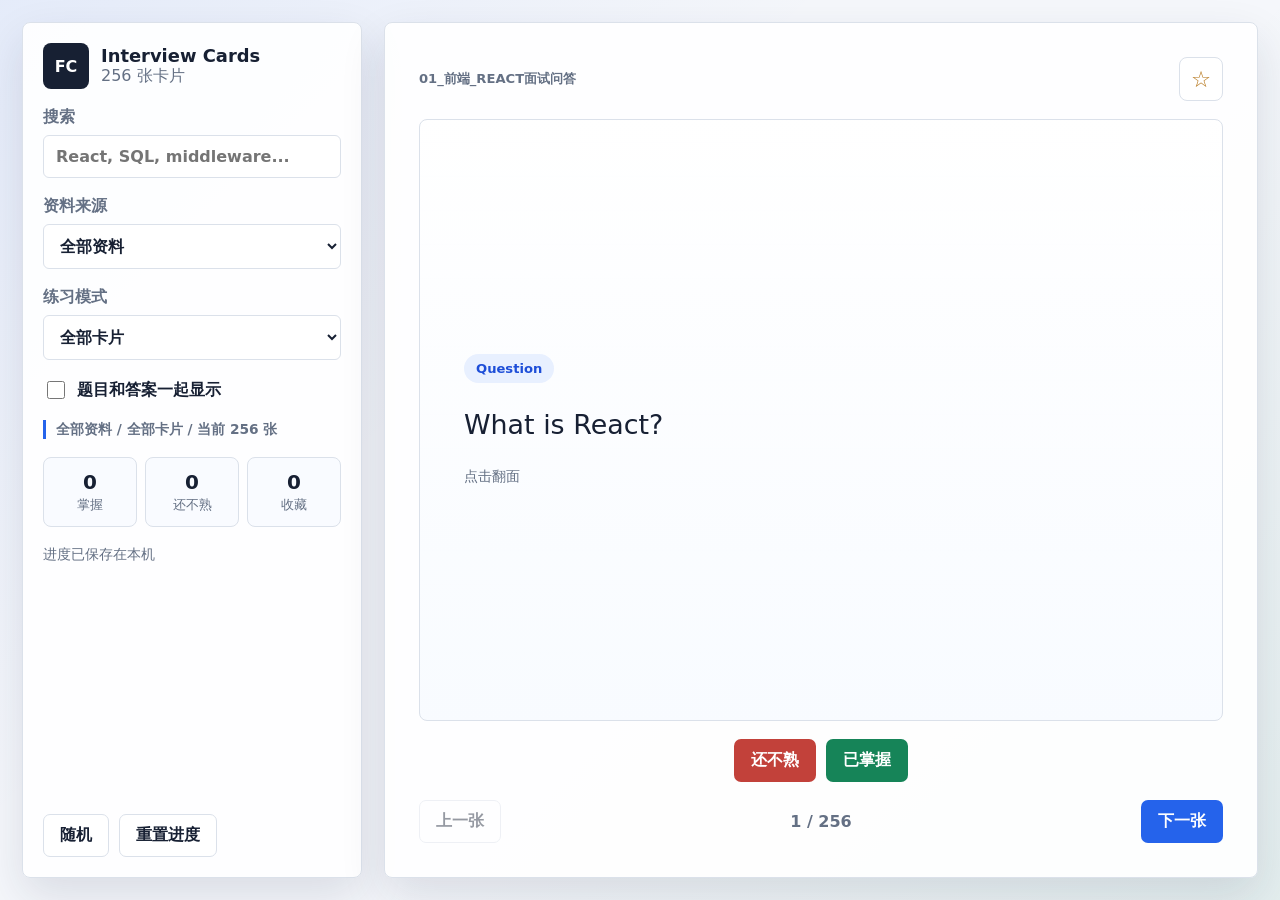
<file: index.html>
<!doctype html>
<html lang="zh-CN">
  <head>
    <meta charset="utf-8" />
    <meta name="viewport" content="width=device-width, initial-scale=1" />
    <meta http-equiv="refresh" content="0; url=./flashcards/" />
    <title>Interview Flashcards</title>
    <link rel="canonical" href="./flashcards/" />
    <style>
      body {
        margin: 0;
        min-height: 100vh;
        display: grid;
        place-items: center;
        font-family: system-ui, -apple-system, BlinkMacSystemFont, "Segoe UI", sans-serif;
        color: #111827;
        background: #f8fafc;
      }

      a {
        color: #2563eb;
      }
    </style>
  </head>
  <body>
    <main>
      <p>Opening <a href="./flashcards/">Interview Flashcards</a>...</p>
    </main>
    <script>
      window.location.replace("./flashcards/");
    </script>
  </body>
</html>
</file>
<file: flashcards/styles.css>
:root {
  color-scheme: light;
  --bg: #f5f7fb;
  --panel: #ffffff;
  --text: #172033;
  --muted: #647084;
  --line: #dbe1ea;
  --blue: #2563eb;
  --blue-dark: #1d4ed8;
  --green: #168458;
  --red: #c2413a;
  --amber: #b7791f;
  --shadow: 0 18px 45px rgba(26, 37, 62, 0.12);
  font-family: Inter, ui-sans-serif, system-ui, -apple-system, BlinkMacSystemFont, "Segoe UI", sans-serif;
}

* {
  box-sizing: border-box;
}

body {
  margin: 0;
  min-height: 100vh;
  background:
    linear-gradient(135deg, rgba(37, 99, 235, 0.08), transparent 38%),
    linear-gradient(315deg, rgba(22, 132, 88, 0.08), transparent 42%),
    var(--bg);
  color: var(--text);
}

button,
input,
select {
  font: inherit;
}

button {
  cursor: pointer;
}

.app-shell {
  display: grid;
  grid-template-columns: minmax(280px, 340px) minmax(0, 1fr);
  gap: 22px;
  min-height: 100vh;
  padding: 22px;
}

.sidebar,
.study-area {
  background: rgba(255, 255, 255, 0.92);
  border: 1px solid var(--line);
  box-shadow: var(--shadow);
}

.sidebar {
  display: flex;
  flex-direction: column;
  gap: 18px;
  border-radius: 8px;
  padding: 20px;
}

.brand {
  display: flex;
  align-items: center;
  gap: 12px;
}

.brand-mark {
  display: grid;
  place-items: center;
  width: 46px;
  height: 46px;
  border-radius: 8px;
  background: var(--text);
  color: white;
  font-weight: 800;
}

h1,
h2,
p {
  margin: 0;
}

h1 {
  font-size: 1.12rem;
  line-height: 1.2;
}

h2 {
  margin-top: 4px;
  font-size: clamp(1.45rem, 2.8vw, 2.4rem);
  line-height: 1.08;
}

.brand p,
.eyebrow,
.position,
.field span,
.stats-grid span,
.flip-hint,
.filter-summary,
.storage-status {
  color: var(--muted);
}

.field {
  display: grid;
  gap: 7px;
  font-weight: 700;
}

.toggle-field {
  display: flex;
  align-items: center;
  gap: 9px;
  color: var(--text);
  font-weight: 700;
}

.toggle-field input {
  width: 18px;
  height: 18px;
  accent-color: var(--blue);
}

.field input,
.field select {
  width: 100%;
  border: 1px solid var(--line);
  border-radius: 6px;
  background: white;
  color: var(--text);
  padding: 11px 12px;
  outline: none;
}

.field input:focus,
.field select:focus {
  border-color: var(--blue);
  box-shadow: 0 0 0 3px rgba(37, 99, 235, 0.14);
}

.stats-grid {
  display: grid;
  grid-template-columns: repeat(3, 1fr);
  gap: 8px;
}

.filter-summary,
.storage-status {
  font-size: 0.86rem;
  line-height: 1.4;
}

.filter-summary {
  border-left: 3px solid var(--blue);
  padding-left: 10px;
  font-weight: 700;
}

.stats-grid div {
  border: 1px solid var(--line);
  border-radius: 8px;
  padding: 12px 8px;
  background: #f9fbff;
}

.stats-grid strong,
.stats-grid span {
  display: block;
  text-align: center;
}

.stats-grid strong {
  font-size: 1.25rem;
}

.stats-grid span {
  margin-top: 2px;
  font-size: 0.82rem;
}

.actions,
.rating-row,
.nav-row,
.topbar {
  display: flex;
  align-items: center;
  gap: 10px;
}

.actions {
  margin-top: auto;
}

.study-area {
  display: grid;
  grid-template-rows: auto minmax(360px, 1fr) auto auto;
  gap: 18px;
  border-radius: 8px;
  padding: clamp(18px, 3vw, 34px);
}

.topbar {
  justify-content: space-between;
}

.eyebrow {
  font-size: 0.82rem;
  font-weight: 800;
  letter-spacing: 0;
  text-transform: uppercase;
}

.icon-button {
  flex: 0 0 44px;
  width: 44px;
  height: 44px;
  border: 1px solid var(--line);
  border-radius: 8px;
  background: white;
  color: var(--amber);
  font-size: 1.4rem;
  line-height: 1;
}

.flashcard {
  display: grid;
  align-content: center;
  justify-items: start;
  gap: 22px;
  width: 100%;
  min-height: 360px;
  border: 1px solid var(--line);
  border-radius: 8px;
  background:
    linear-gradient(180deg, rgba(255, 255, 255, 0.92), rgba(248, 251, 255, 0.98)),
    repeating-linear-gradient(0deg, transparent 0, transparent 33px, rgba(37, 99, 235, 0.08) 34px);
  color: var(--text);
  padding: clamp(22px, 4vw, 44px);
  text-align: left;
}

.flashcard:focus {
  outline: 3px solid rgba(37, 99, 235, 0.22);
}

.card-side {
  border-radius: 999px;
  background: #e8f0ff;
  color: var(--blue-dark);
  padding: 7px 12px;
  font-weight: 800;
  font-size: 0.82rem;
}

.card-text {
  display: block;
  max-width: 980px;
  white-space: pre-wrap;
  font-size: clamp(1.1rem, 2.1vw, 1.72rem);
  line-height: 1.5;
}

.card-text code {
  border: 1px solid var(--line);
  border-radius: 5px;
  background: #f3f6fb;
  padding: 0.05em 0.28em;
  font-size: 0.92em;
}

.qa-pair {
  display: grid;
  gap: 12px;
}

.qa-heading {
  color: var(--blue-dark);
  font-size: 0.84rem;
  font-weight: 900;
  text-transform: uppercase;
}

.qa-body + .qa-heading {
  margin-top: 12px;
}

.flip-hint {
  align-self: end;
  font-size: 0.9rem;
}

.rating-row {
  justify-content: center;
}

.nav-row {
  justify-content: space-between;
}

.position {
  min-width: 82px;
  text-align: center;
  font-weight: 800;
}

.primary,
.secondary,
.success,
.danger {
  min-height: 42px;
  border-radius: 7px;
  border: 1px solid transparent;
  padding: 10px 16px;
  font-weight: 800;
}

.primary {
  background: var(--blue);
  color: white;
}

.primary:hover {
  background: var(--blue-dark);
}

.secondary {
  background: white;
  border-color: var(--line);
  color: var(--text);
}

.success {
  background: var(--green);
  color: white;
}

.danger {
  background: var(--red);
  color: white;
}

button:disabled {
  cursor: not-allowed;
  opacity: 0.45;
}

@media (max-width: 820px) {
  .app-shell {
    grid-template-columns: 1fr;
    padding: 12px;
  }

  .study-area {
    grid-template-rows: auto minmax(300px, auto) auto auto;
  }

  .actions,
  .rating-row {
    display: grid;
    grid-template-columns: 1fr 1fr;
  }

  .primary,
  .secondary,
  .success,
  .danger {
    width: 100%;
  }
}
</file>
